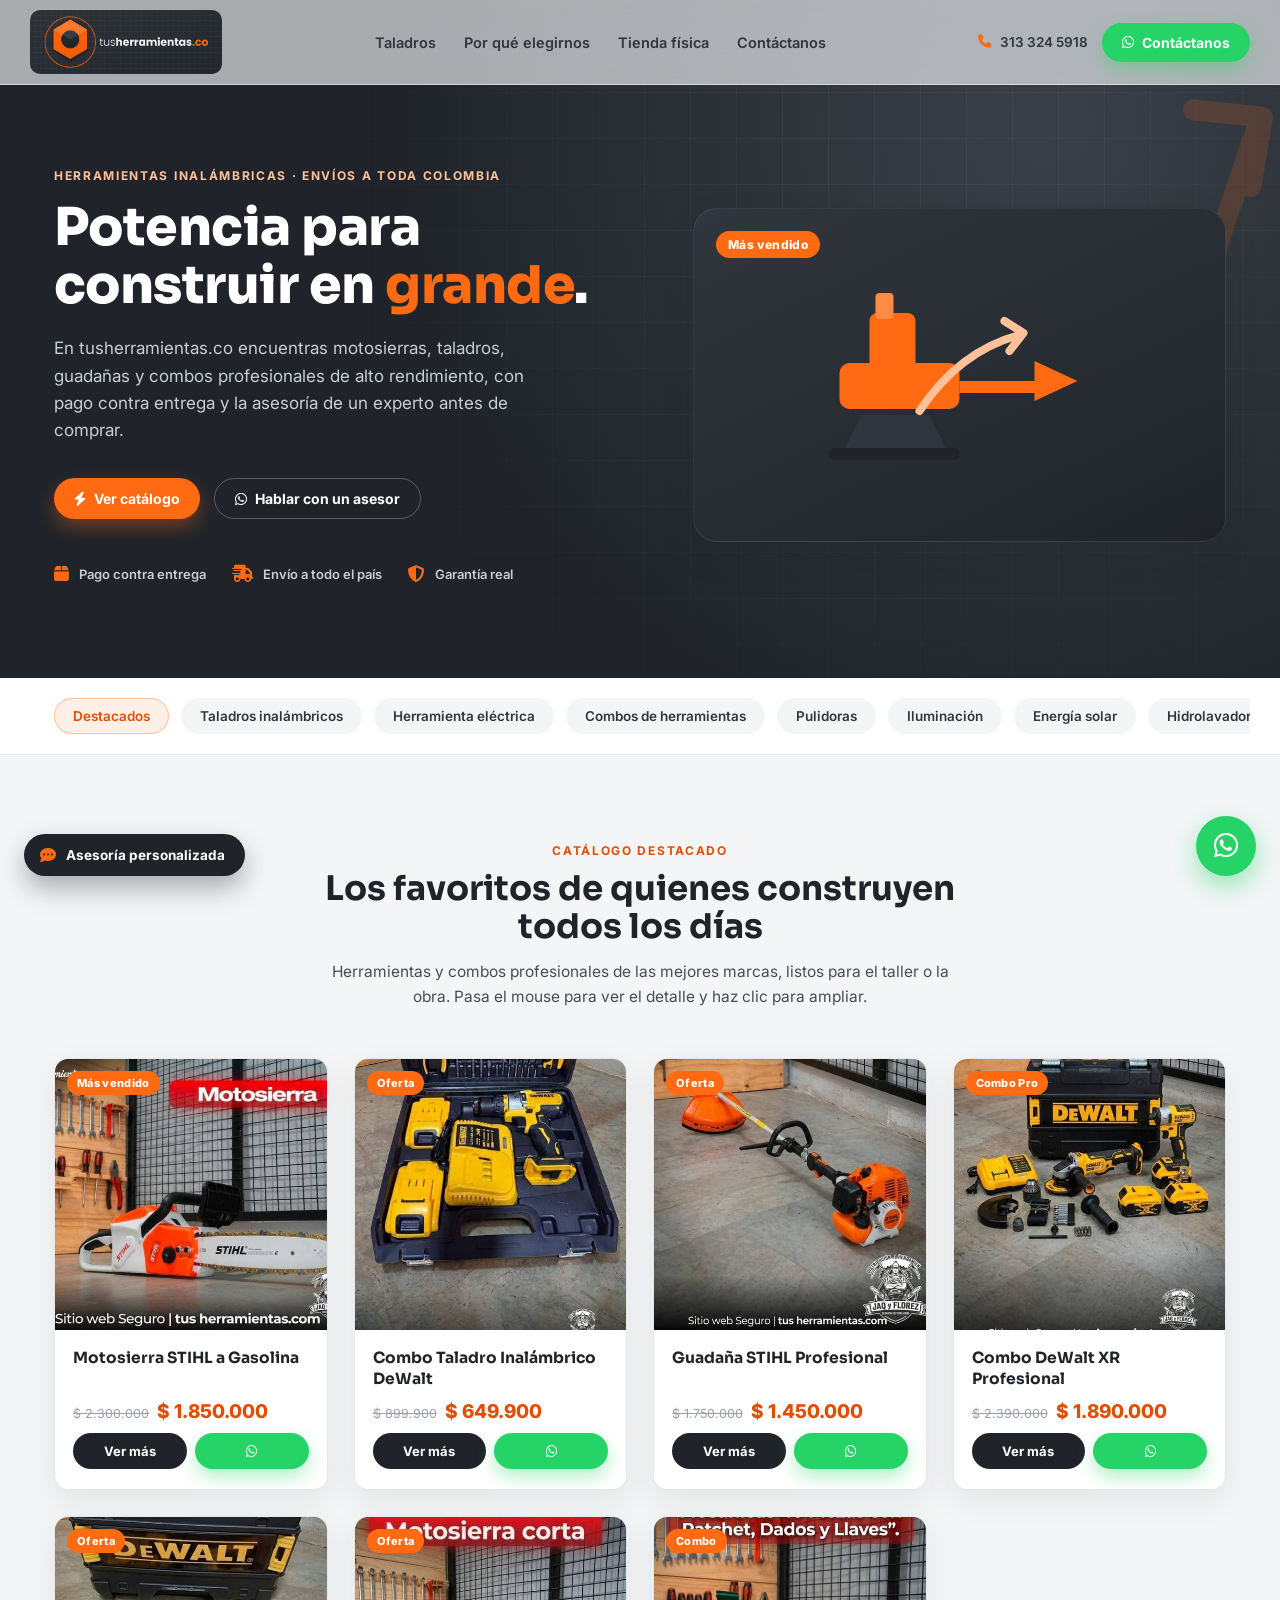
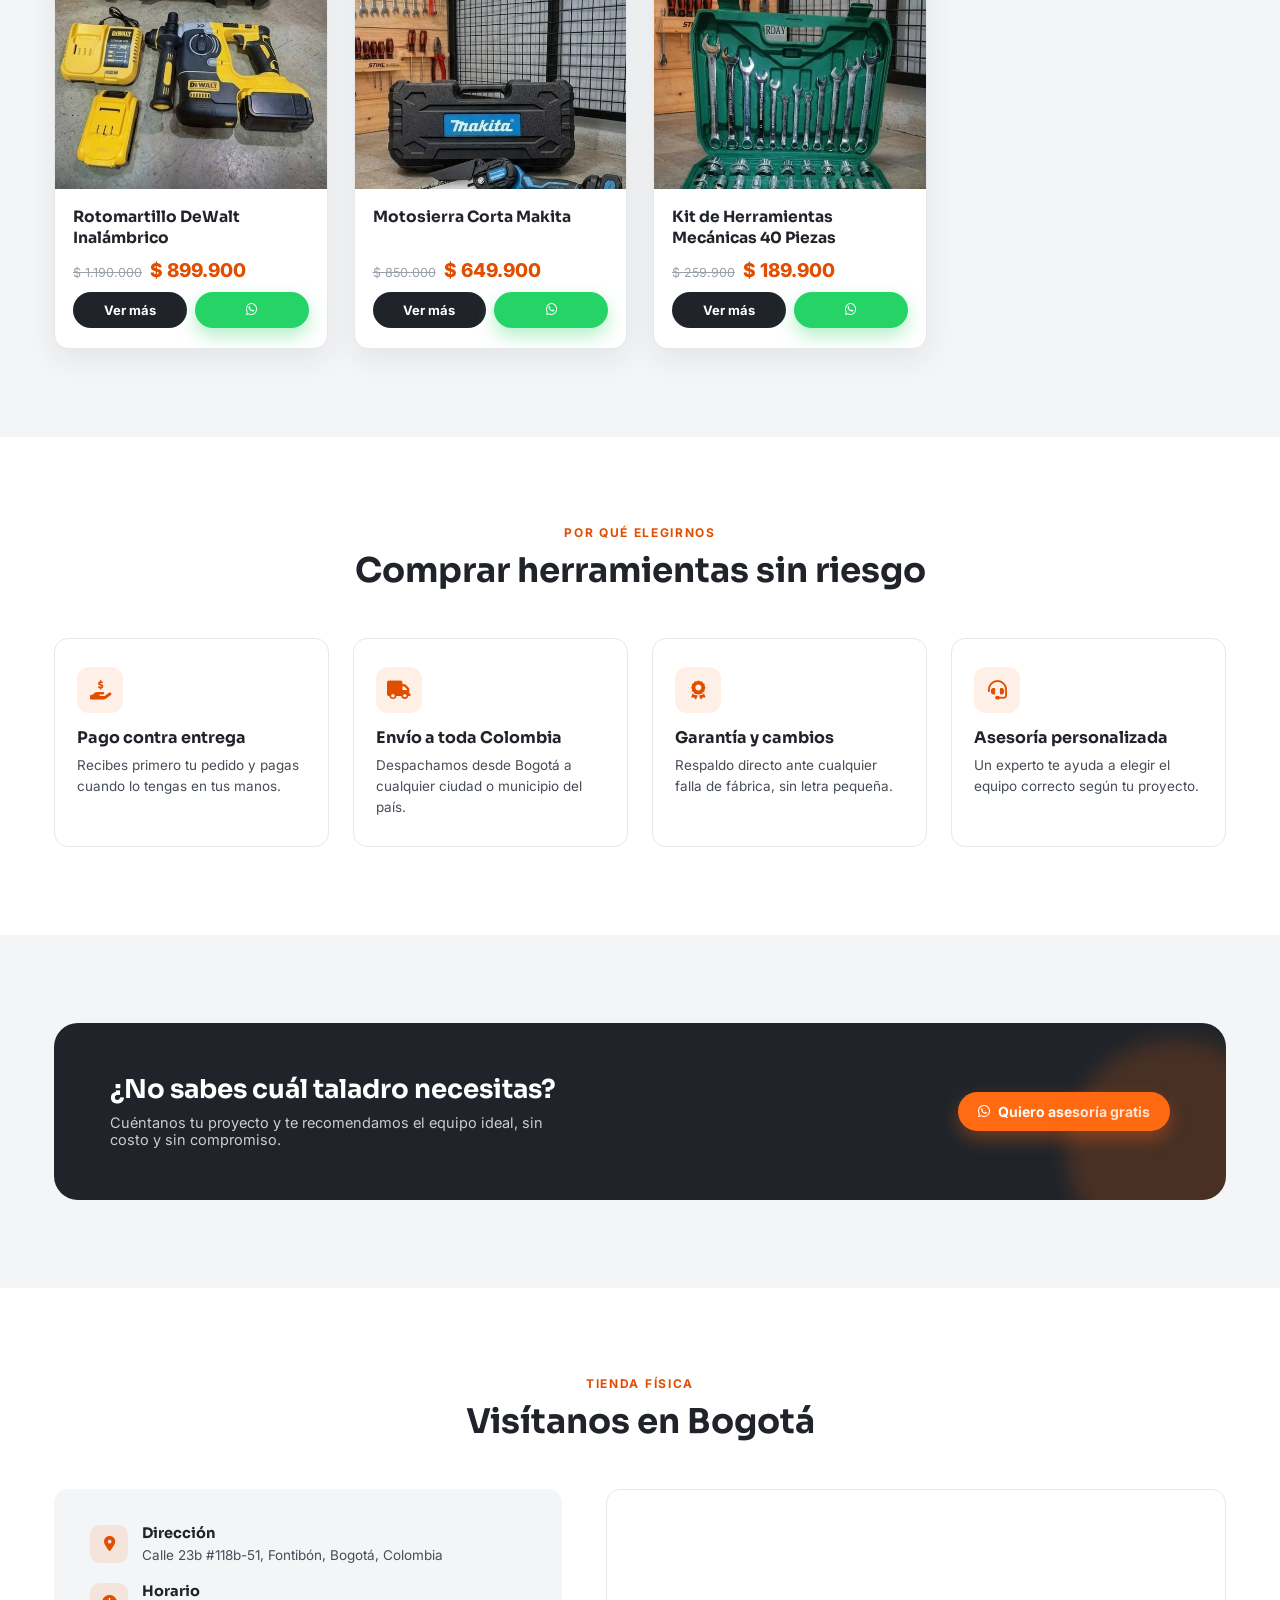
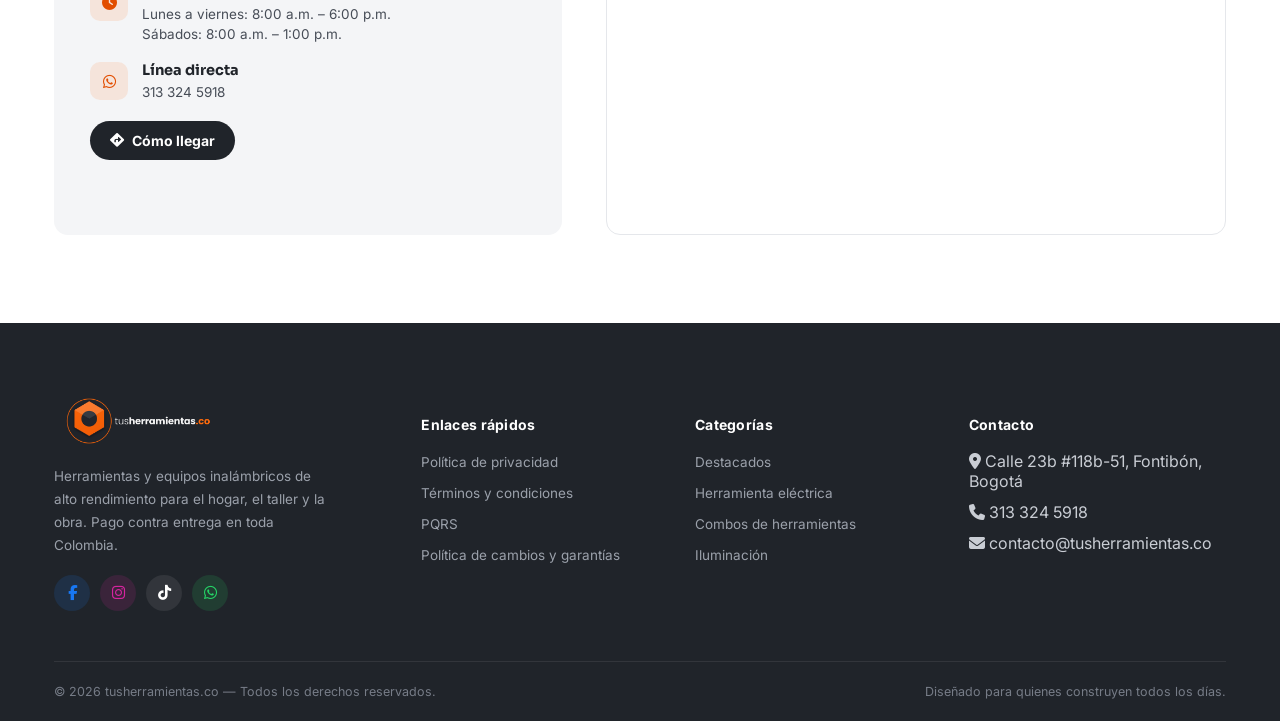
<file: index.html>
<!DOCTYPE html>
<html lang="es">
<head>
<meta charset="UTF-8">
<meta name="viewport" content="width=device-width, initial-scale=1.0">
<title>tusherramientas.co | Herramientas profesionales en Colombia</title>
<meta name="description" content="tusherramientas.co — Taladros y herramientas inalámbricas de alto rendimiento. Pago contra entrega, envío nacional y asesoría personalizada.">
<link rel="preconnect" href="https://fonts.googleapis.com">
<link rel="preconnect" href="https://fonts.gstatic.com" crossorigin>
<link href="https://fonts.googleapis.com/css2?family=Sora:wght@400;600;700;800&family=Inter:wght@400;500;600;700&display=swap" rel="stylesheet">
<link rel="stylesheet" href="https://cdnjs.cloudflare.com/ajax/libs/font-awesome/6.5.1/css/all.min.css">
<link rel="icon" href="favicon.ico" sizes="any">
<link rel="icon" type="image/png" sizes="512x512" href="favicon-512.png">
<link rel="icon" type="image/png" sizes="32x32" href="favicon-32.png">
<link rel="icon" type="image/png" sizes="192x192" href="favicon-192.png">
<link rel="apple-touch-icon" sizes="180x180" href="favicon-180-apple-touch.png">
<link rel="stylesheet" href="styles.css">
</head>
<body>

<!-- ================= HEADER ================= -->
<header class="site-header" id="siteHeader">
  <div class="wrap header-inner">
    <a href="#top" class="brand">
      <img src="logo.png" alt="tusherramientas.co">
    </a>
    <nav class="main-nav">
      <a href="#productos">Taladros</a>
      <a href="#por-que">Por qué elegirnos</a>
      <a href="#tienda">Tienda física</a>
      <a href="#contacto">Contáctanos</a>
    </nav>
    <div class="header-actions">
      <span class="header-phone"><i class="fa-solid fa-phone"></i> 313 324 5918</span>
      <a href="https://wa.me/573133245918?text=Hola%2C%20quiero%20asesor%C3%ADa%20sobre%20taladros%20inal%C3%A1mbricos" target="_blank" class="btn btn-whatsapp">
        <i class="fa-brands fa-whatsapp"></i> Contáctanos
      </a>
      <button class="hamburger" id="hamburgerBtn"><i class="fa-solid fa-bars"></i></button>
    </div>
  </div>
</header>

<div id="top"></div>

<!-- ================= HERO ================= -->
<section class="hero">
  <svg class="hero-arrow" viewBox="0 0 200 200" fill="none"><path d="M20 160 L100 90 L140 120 L180 40" stroke="#FF6A13" stroke-width="10" stroke-linecap="round" stroke-linejoin="round"/><path d="M150 30 L182 38 L172 70" stroke="#FF6A13" stroke-width="10" stroke-linecap="round" stroke-linejoin="round"/></svg>
  <div class="wrap hero-grid">
    <div>
      <div class="eyebrow hero-eyebrow">Herramientas inalámbricas · Envíos a toda Colombia</div>
      <h1>Potencia para construir en <span>grande</span>.</h1>
      <p class="lead">En tusherramientas.co encuentras motosierras, taladros, guadañas y combos profesionales de alto rendimiento, con pago contra entrega y la asesoría de un experto antes de comprar.</p>
      <div class="hero-ctas">
        <a href="#productos" class="btn btn-naranja"><i class="fa-solid fa-bolt"></i> Ver catálogo</a>
        <a href="https://wa.me/573133245918" target="_blank" class="btn btn-ghost" style="color:#fff; border-color:rgba(255,255,255,.25);"><i class="fa-brands fa-whatsapp"></i> Hablar con un asesor</a>
      </div>
      <div class="hero-badges">
        <div class="hero-badge"><i class="fa-solid fa-box"></i> Pago contra entrega</div>
        <div class="hero-badge"><i class="fa-solid fa-truck-fast"></i> Envío a todo el país</div>
        <div class="hero-badge"><i class="fa-solid fa-shield-halved"></i> Garantía real</div>
      </div>
    </div>
    <div class="hero-visual reveal">
      <span class="tag">Más vendido</span>
      <svg viewBox="0 0 300 260" width="100%" height="260">
        <g>
          <rect x="30" y="120" width="120" height="46" rx="10" fill="#FF6A13"/>
          <rect x="60" y="70" width="46" height="60" rx="8" fill="#FF6A13"/>
          <rect x="66" y="50" width="18" height="26" rx="4" fill="#FF8A42"/>
          <path d="M150 138 L235 138 L235 150 L150 150 Z" fill="#FF6A13"/>
          <path d="M225 118 L268 138 L225 158 Z" fill="#FF6A13"/>
          <path d="M52 172 L120 172 L136 205 L36 205 Z" fill="#31363E"/>
          <rect x="20" y="205" width="130" height="12" rx="5" fill="#20242A"/>
          <path d="M110 168 Q150 108 210 92" stroke="#FFC199" stroke-width="8" fill="none" stroke-linecap="round"/>
          <path d="M195 78 L214 90 L200 108" stroke="#FFC199" stroke-width="8" fill="none" stroke-linecap="round" stroke-linejoin="round"/>
        </g>
      </svg>
    </div>
  </div>
</section>

<!-- ================= CATEGORY STRIP ================= -->
<div class="cat-strip">
  <div class="wrap cat-scroll">
    <a href="#productos" class="cat-chip active">Destacados</a>
    <a href="#" class="cat-chip">Taladros inalámbricos</a>
    <a href="#" class="cat-chip">Herramienta eléctrica</a>
    <a href="#" class="cat-chip">Combos de herramientas</a>
    <a href="#" class="cat-chip">Pulidoras</a>
    <a href="#" class="cat-chip">Iluminación</a>
    <a href="#" class="cat-chip">Energía solar</a>
    <a href="#" class="cat-chip">Hidrolavadoras</a>
    <a href="#" class="cat-chip">Sopladores</a>
  </div>
</div>

<!-- ================= PRODUCTS ================= -->
<section id="productos">
  <div class="wrap">
    <div class="section-head reveal">
      <div class="eyebrow">Catálogo destacado</div>
      <h2>Los favoritos de quienes construyen todos los días</h2>
      <p>Herramientas y combos profesionales de las mejores marcas, listos para el taller o la obra. Pasa el mouse para ver el detalle y haz clic para ampliar.</p>
    </div>
    <div class="product-grid" id="productGrid"></div>
  </div>
</section>

<!-- ================= WHY US ================= -->
<section id="por-que" style="background:#fff;">
  <div class="wrap">
    <div class="section-head reveal">
      <div class="eyebrow">Por qué elegirnos</div>
      <h2>Comprar herramientas sin riesgo</h2>
    </div>
    <div class="why-grid">
      <div class="why-card reveal"><i class="fa-solid fa-hand-holding-dollar"></i><h4>Pago contra entrega</h4><p>Recibes primero tu pedido y pagas cuando lo tengas en tus manos.</p></div>
      <div class="why-card reveal"><i class="fa-solid fa-truck"></i><h4>Envío a toda Colombia</h4><p>Despachamos desde Bogotá a cualquier ciudad o municipio del país.</p></div>
      <div class="why-card reveal"><i class="fa-solid fa-award"></i><h4>Garantía y cambios</h4><p>Respaldo directo ante cualquier falla de fábrica, sin letra pequeña.</p></div>
      <div class="why-card reveal"><i class="fa-solid fa-headset"></i><h4>Asesoría personalizada</h4><p>Un experto te ayuda a elegir el equipo correcto según tu proyecto.</p></div>
    </div>
  </div>
</section>

<!-- ================= ADVICE BANNER ================= -->
<section>
  <div class="wrap">
    <div class="advice-banner reveal">
      <div>
        <h3>¿No sabes cuál taladro necesitas?</h3>
        <p>Cuéntanos tu proyecto y te recomendamos el equipo ideal, sin costo y sin compromiso.</p>
      </div>
      <a href="https://wa.me/573133245918?text=Hola%2C%20quiero%20asesor%C3%ADa%20personalizada%20para%20elegir%20mi%20taladro" target="_blank" class="btn btn-naranja"><i class="fa-brands fa-whatsapp"></i> Quiero asesoría gratis</a>
    </div>
  </div>
</section>

<!-- ================= STORE / MAP ================= -->
<section id="tienda" class="store-section">
  <div class="wrap">
    <div class="section-head reveal">
      <div class="eyebrow">Tienda física</div>
      <h2>Visítanos en Bogotá</h2>
    </div>
    <div class="store-grid">
      <div class="store-info reveal">
        <div class="row">
          <i class="fa-solid fa-location-dot"></i>
          <div><h4>Dirección</h4><p>Calle 23b #118b-51, Fontibón, Bogotá, Colombia</p></div>
        </div>
        <div class="row">
          <i class="fa-solid fa-clock"></i>
          <div><h4>Horario</h4><p>Lunes a viernes: 8:00 a.m. – 6:00 p.m.<br>Sábados: 8:00 a.m. – 1:00 p.m.</p></div>
        </div>
        <div class="row">
          <i class="fa-brands fa-whatsapp"></i>
          <div><h4>Línea directa</h4><p>313 324 5918</p></div>
        </div>
        <a href="https://www.google.com/maps/search/?api=1&query=Calle+23b+%23118b-51+Fontibon+Bogota+Colombia" target="_blank" class="btn btn-oscuro" style="align-self:flex-start;"><i class="fa-solid fa-diamond-turn-right"></i> Cómo llegar</a>
      </div>
      <div class="map-frame reveal">
        <iframe src="https://www.google.com/maps?q=Calle+23b+%23118b-51,+Fontib%C3%B3n,+Bogot%C3%A1,+Colombia&output=embed" loading="lazy" referrerpolicy="no-referrer-when-downgrade"></iframe>
      </div>
    </div>
  </div>
</section>

<!-- ================= FOOTER ================= -->
<footer id="contacto">
  <div class="wrap">
    <div class="footer-grid">
      <div class="footer-brand">
        <img src="Logo_tusherramientas_horizontal_transparente.png" alt="tusherramientas.co">
        <p>Herramientas y equipos inalámbricos de alto rendimiento para el hogar, el taller y la obra. Pago contra entrega en toda Colombia.</p>
        <div class="footer-social">
          <a href="https://www.facebook.com/profile.php?id=61594450554505" target="_blank" aria-label="Facebook" class="social-fb"><i class="fa-brands fa-facebook-f"></i></a>
          <a href="#" aria-label="Instagram" class="social-ig"><i class="fa-brands fa-instagram"></i></a>
          <a href="https://www.tiktok.com" target="_blank" aria-label="TikTok" class="social-tt"><i class="fa-brands fa-tiktok"></i></a>
          <a href="https://wa.me/573133245918" target="_blank" aria-label="WhatsApp" class="social-wa"><i class="fa-brands fa-whatsapp"></i></a>
        </div>
      </div>
      <div>
        <h5>Enlaces rápidos</h5>
        <ul>
          <li><a href="politica-de-privacidad.html">Política de privacidad</a></li>
          <li><a href="terminos-y-condiciones.html">Términos y condiciones</a></li>
          <li><a href="pqrs.html">PQRS</a></li>
          <li><a href="politica-de-cambios-y-garantias.html">Política de cambios y garantías</a></li>
        </ul>
      </div>
      <div>
        <h5>Categorías</h5>
        <ul>
          <li><a href="#productos">Destacados</a></li>
          <li><a href="#">Herramienta eléctrica</a></li>
          <li><a href="#">Combos de herramientas</a></li>
          <li><a href="#">Iluminación</a></li>
        </ul>
      </div>
      <div>
        <h5>Contacto</h5>
        <ul>
          <li><i class="fa-solid fa-location-dot"></i> Calle 23b #118b-51, Fontibón, Bogotá</li>
          <li><i class="fa-solid fa-phone"></i> 313 324 5918</li>
          <li><i class="fa-solid fa-envelope"></i> contacto@tusherramientas.co</li>
        </ul>
      </div>
    </div>
    <div class="footer-bottom">
      <span>© 2026 tusherramientas.co — Todos los derechos reservados.</span>
      <span>Diseñado para quienes construyen todos los días.</span>
    </div>
  </div>
</footer>

<!-- ================= FLOATING BUTTONS ================= -->
<a href="https://wa.me/573133245918?text=Hola%2C%20quiero%20informaci%C3%B3n%20sobre%20sus%20herramientas" target="_blank" class="float-whatsapp" aria-label="Escríbenos por WhatsApp">
  <i class="fa-brands fa-whatsapp"></i>
</a>
<a href="https://wa.me/573133245918?text=Hola%2C%20quiero%20asesor%C3%ADa%20personalizada" target="_blank" class="float-advice">
  <i class="fa-solid fa-comment-dots"></i> Asesoría personalizada
</a>

<!-- ================= MODAL ================= -->
<div class="modal-overlay" id="modalOverlay">
  <div class="modal-box">
    <button class="modal-close" id="modalClose"><i class="fa-solid fa-xmark"></i></button>
    <div class="modal-media" id="modalMedia"></div>
    <div class="modal-info" id="modalInfo"></div>
  </div>
</div>

<script src="script.js"></script>
</body>
</html>
</file>
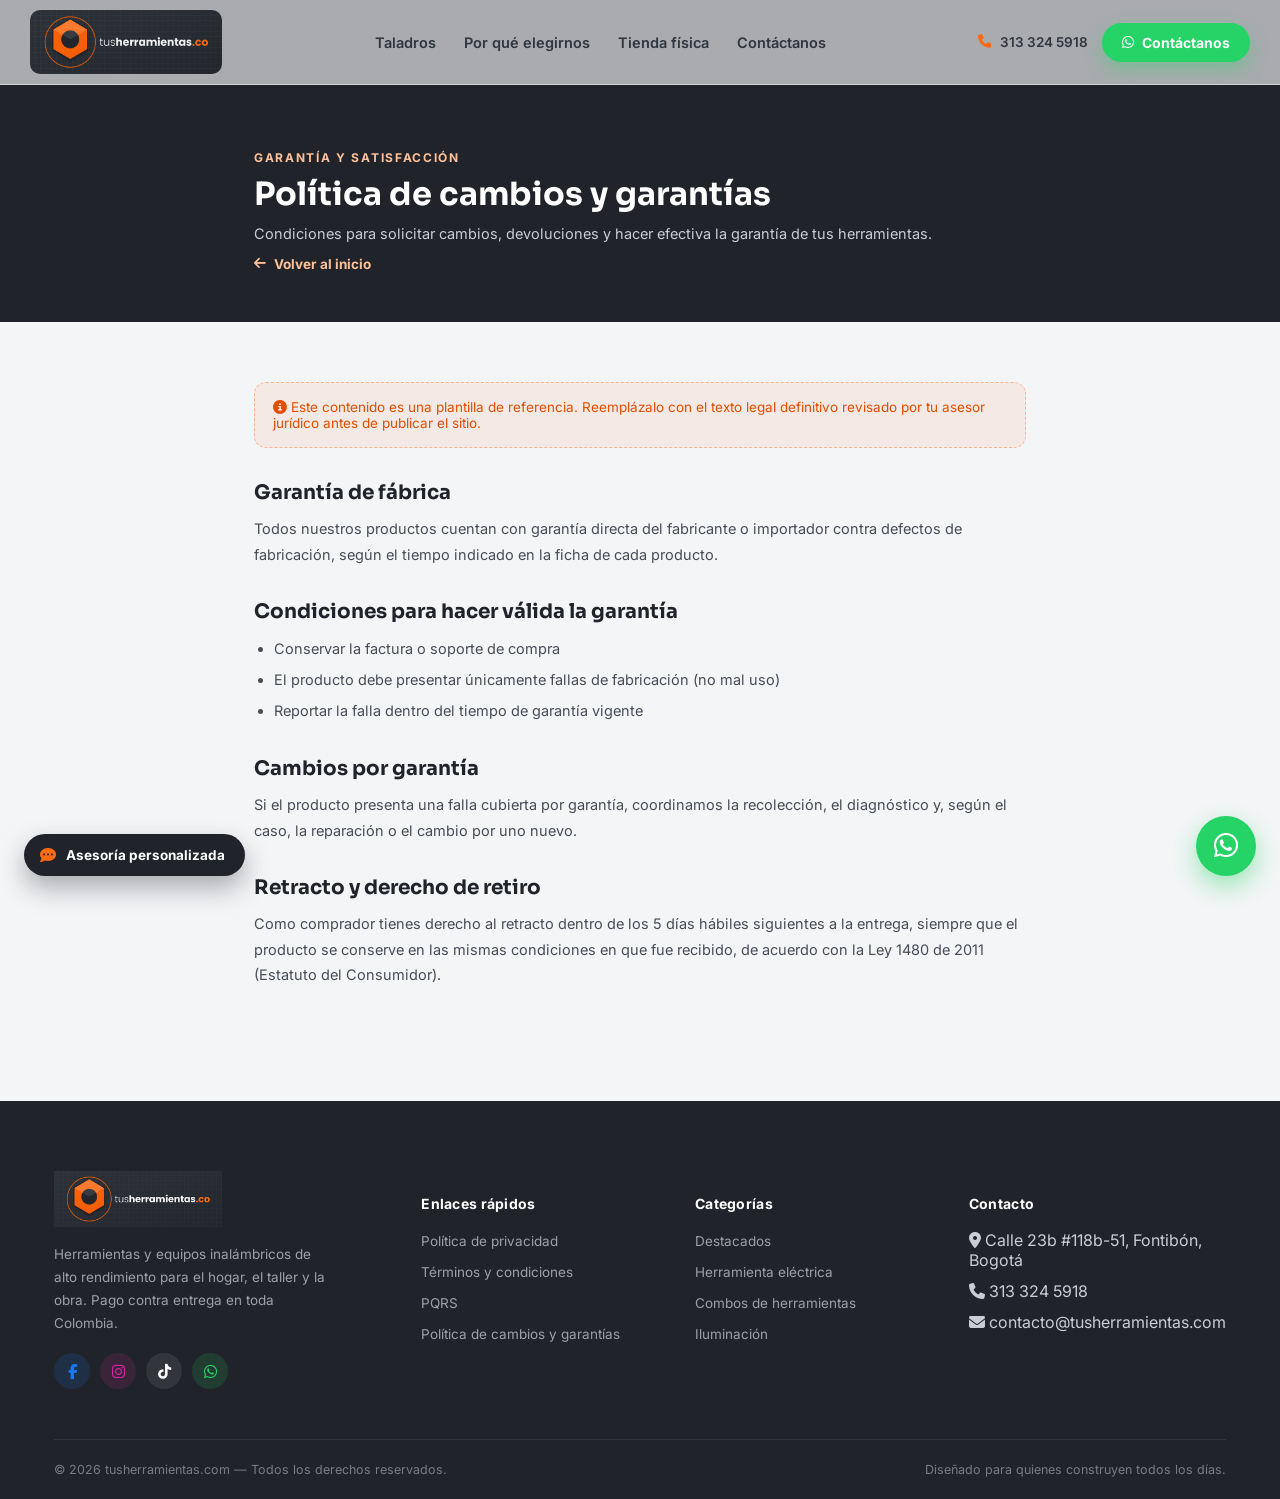
<file: politica-de-cambios-y-garantias.html>
<!DOCTYPE html>
<html lang="es">
<head>
<meta charset="UTF-8">
<meta name="viewport" content="width=device-width, initial-scale=1.0">
<title>Política de cambios y garantías | tusherramientas.com</title>
<meta name="description" content="Política de cambios y garantías de tusherramientas.com.">
<link rel="preconnect" href="https://fonts.googleapis.com">
<link rel="preconnect" href="https://fonts.gstatic.com" crossorigin>
<link href="https://fonts.googleapis.com/css2?family=Sora:wght@400;600;700;800&family=Inter:wght@400;500;600;700&display=swap" rel="stylesheet">
<link rel="stylesheet" href="https://cdnjs.cloudflare.com/ajax/libs/font-awesome/6.5.1/css/all.min.css">
<link rel="icon" type="image/png" href="favicon.png">
<link rel="stylesheet" href="styles.css">
</head>
<body>

<header class="site-header" id="siteHeader">
  <div class="wrap header-inner">
    <a href="index.html" class="brand">
      <img src="logo.png" alt="tusherramientas.com">
    </a>
    <nav class="main-nav">
      <a href="index.html#productos">Taladros</a>
      <a href="index.html#por-que">Por qué elegirnos</a>
      <a href="index.html#tienda">Tienda física</a>
      <a href="index.html#contacto">Contáctanos</a>
    </nav>
    <div class="header-actions">
      <span class="header-phone"><i class="fa-solid fa-phone"></i> 313 324 5918</span>
      <a href="https://wa.me/573133245918?text=Hola%2C%20quiero%20asesor%C3%ADa%20sobre%20taladros%20inal%C3%A1mbricos" target="_blank" class="btn btn-whatsapp">
        <i class="fa-brands fa-whatsapp"></i> Contáctanos
      </a>
      <button class="hamburger" id="hamburgerBtn"><i class="fa-solid fa-bars"></i></button>
    </div>
  </div>
</header>

<div id="top"></div>

<section class="legal-hero">
  <div class="wrap">
    <div class="eyebrow">Garantía y satisfacción</div>
    <h1>Política de cambios y garantías</h1>
    <p>Condiciones para solicitar cambios, devoluciones y hacer efectiva la garantía de tus herramientas.</p>
    <a href="index.html" class="back-home"><i class="fa-solid fa-arrow-left"></i> Volver al inicio</a>
  </div>
</section>

<div class="legal-body">
  <div class="legal-note">
    <i class="fa-solid fa-circle-info"></i>
    Este contenido es una plantilla de referencia. Reemplázalo con el texto legal definitivo revisado por tu asesor jurídico antes de publicar el sitio.
  </div>
      <h2>Garantía de fábrica</h2>
      <p>Todos nuestros productos cuentan con garantía directa del fabricante o importador contra defectos de fabricación, según el tiempo indicado en la ficha de cada producto.</p>
      <h2>Condiciones para hacer válida la garantía</h2>
      <ul>
        <li>Conservar la factura o soporte de compra</li>
        <li>El producto debe presentar únicamente fallas de fabricación (no mal uso)</li>
        <li>Reportar la falla dentro del tiempo de garantía vigente</li>
      </ul>
      <h2>Cambios por garantía</h2>
      <p>Si el producto presenta una falla cubierta por garantía, coordinamos la recolección, el diagnóstico y, según el caso, la reparación o el cambio por uno nuevo.</p>
      <h2>Retracto y derecho de retiro</h2>
      <p>Como comprador tienes derecho al retracto dentro de los 5 días hábiles siguientes a la entrega, siempre que el producto se conserve en las mismas condiciones en que fue recibido, de acuerdo con la Ley 1480 de 2011 (Estatuto del Consumidor).</p>
</div>

<footer id="contacto">
  <div class="wrap">
    <div class="footer-grid">
      <div class="footer-brand">
        <img src="logo.png" alt="tusherramientas.com">
        <p>Herramientas y equipos inalámbricos de alto rendimiento para el hogar, el taller y la obra. Pago contra entrega en toda Colombia.</p>
        <div class="footer-social">
          <a href="#" aria-label="Facebook" class="social-fb"><i class="fa-brands fa-facebook-f"></i></a>
          <a href="#" aria-label="Instagram" class="social-ig"><i class="fa-brands fa-instagram"></i></a>
          <a href="https://www.tiktok.com" target="_blank" aria-label="TikTok" class="social-tt"><i class="fa-brands fa-tiktok"></i></a>
          <a href="https://wa.me/573133245918" target="_blank" aria-label="WhatsApp" class="social-wa"><i class="fa-brands fa-whatsapp"></i></a>
        </div>
      </div>
      <div>
        <h5>Enlaces rápidos</h5>
        <ul>
          <li><a href="politica-de-privacidad.html">Política de privacidad</a></li>
          <li><a href="terminos-y-condiciones.html">Términos y condiciones</a></li>
          <li><a href="pqrs.html">PQRS</a></li>
          <li><a href="politica-de-cambios-y-garantias.html">Política de cambios y garantías</a></li>
        </ul>
      </div>
      <div>
        <h5>Categorías</h5>
        <ul>
          <li><a href="index.html#productos">Destacados</a></li>
          <li><a href="#">Herramienta eléctrica</a></li>
          <li><a href="#">Combos de herramientas</a></li>
          <li><a href="#">Iluminación</a></li>
        </ul>
      </div>
      <div>
        <h5>Contacto</h5>
        <ul>
          <li><i class="fa-solid fa-location-dot"></i> Calle 23b #118b-51, Fontibón, Bogotá</li>
          <li><i class="fa-solid fa-phone"></i> 313 324 5918</li>
          <li><i class="fa-solid fa-envelope"></i> contacto@tusherramientas.com</li>
        </ul>
      </div>
    </div>
    <div class="footer-bottom">
      <span>© 2026 tusherramientas.com — Todos los derechos reservados.</span>
      <span>Diseñado para quienes construyen todos los días.</span>
    </div>
  </div>
</footer>

<a href="https://wa.me/573133245918?text=Hola%2C%20quiero%20informaci%C3%B3n%20sobre%20sus%20herramientas" target="_blank" class="float-whatsapp" aria-label="Escríbenos por WhatsApp">
  <i class="fa-brands fa-whatsapp"></i>
</a>
<a href="https://wa.me/573133245918?text=Hola%2C%20quiero%20asesor%C3%ADa%20personalizada" target="_blank" class="float-advice">
  <i class="fa-solid fa-comment-dots"></i> Asesoría personalizada
</a>

<script src="script.js"></script>
</body>
</html>
</file>
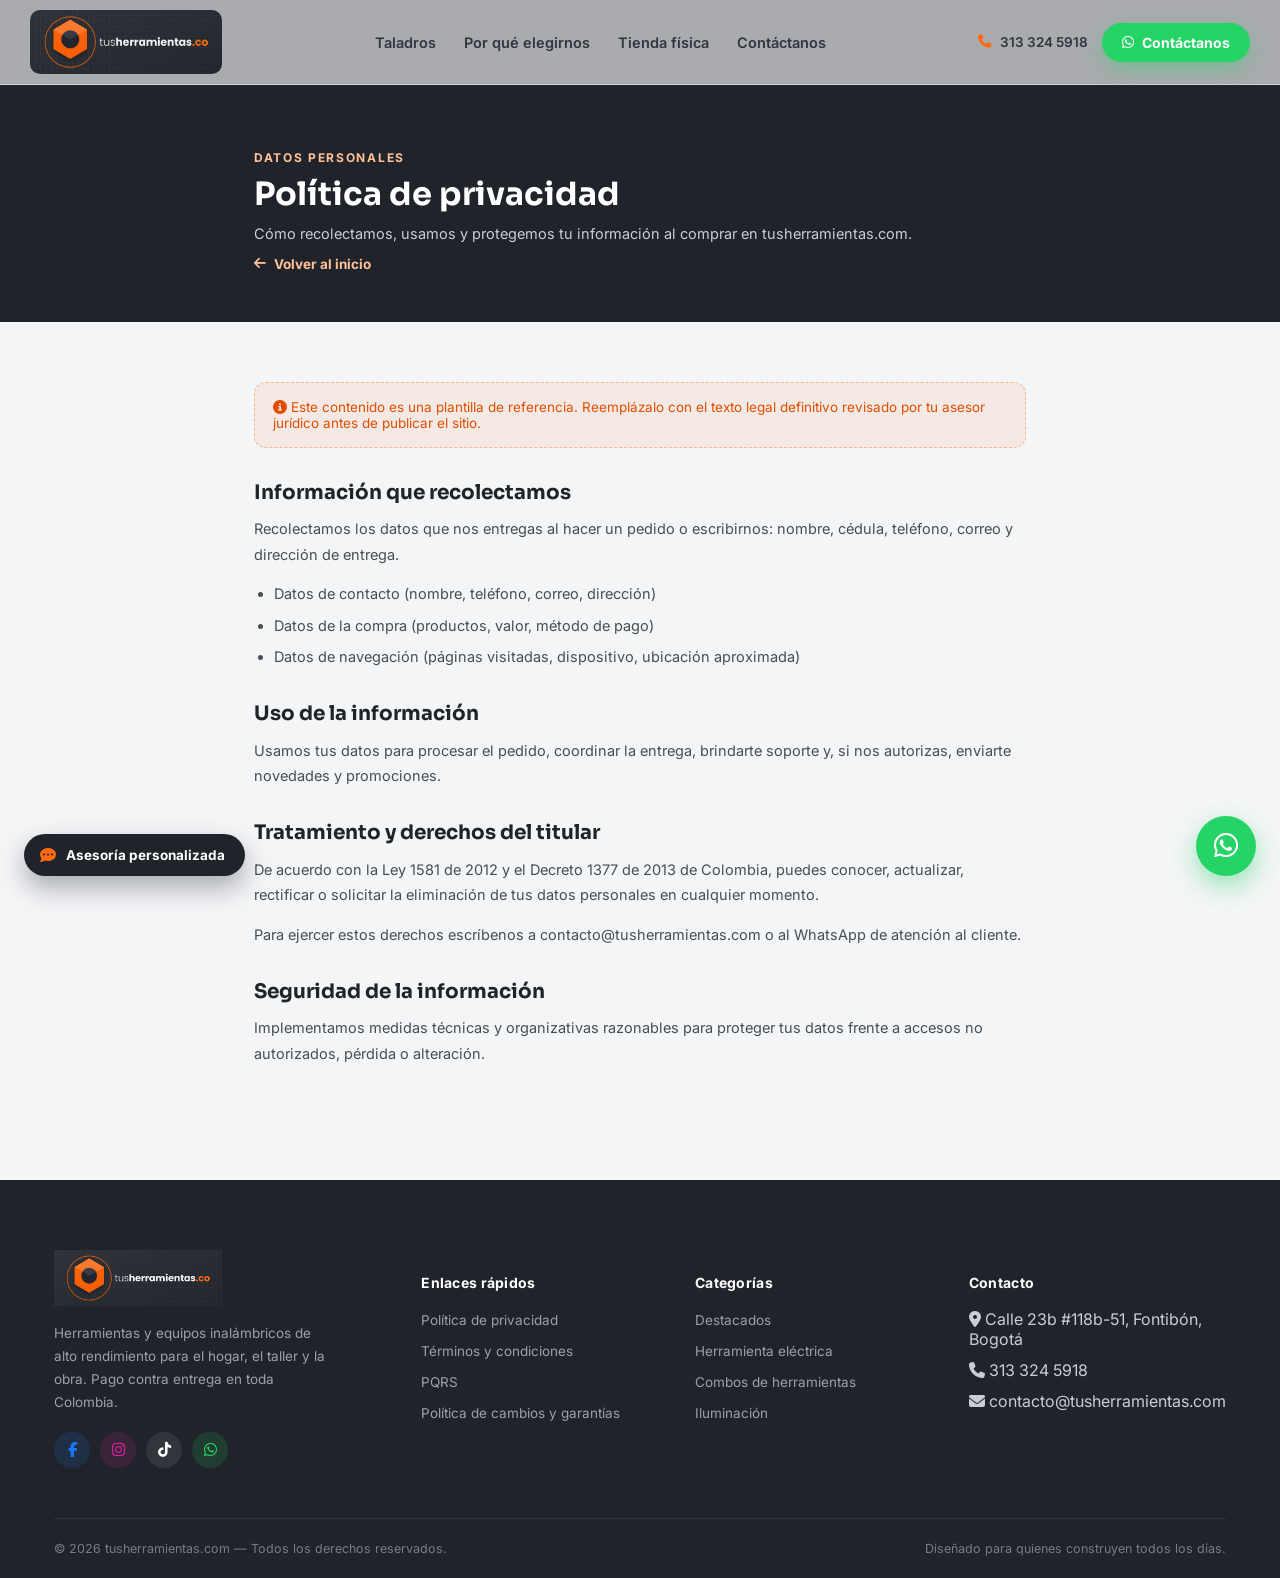
<file: politica-de-privacidad.html>
<!DOCTYPE html>
<html lang="es">
<head>
<meta charset="UTF-8">
<meta name="viewport" content="width=device-width, initial-scale=1.0">
<title>Política de privacidad | tusherramientas.com</title>
<meta name="description" content="Política de privacidad de tusherramientas.com.">
<link rel="preconnect" href="https://fonts.googleapis.com">
<link rel="preconnect" href="https://fonts.gstatic.com" crossorigin>
<link href="https://fonts.googleapis.com/css2?family=Sora:wght@400;600;700;800&family=Inter:wght@400;500;600;700&display=swap" rel="stylesheet">
<link rel="stylesheet" href="https://cdnjs.cloudflare.com/ajax/libs/font-awesome/6.5.1/css/all.min.css">
<link rel="icon" type="image/png" href="favicon.png">
<link rel="stylesheet" href="styles.css">
</head>
<body>

<header class="site-header" id="siteHeader">
  <div class="wrap header-inner">
    <a href="index.html" class="brand">
      <img src="logo.png" alt="tusherramientas.com">
    </a>
    <nav class="main-nav">
      <a href="index.html#productos">Taladros</a>
      <a href="index.html#por-que">Por qué elegirnos</a>
      <a href="index.html#tienda">Tienda física</a>
      <a href="index.html#contacto">Contáctanos</a>
    </nav>
    <div class="header-actions">
      <span class="header-phone"><i class="fa-solid fa-phone"></i> 313 324 5918</span>
      <a href="https://wa.me/573133245918?text=Hola%2C%20quiero%20asesor%C3%ADa%20sobre%20taladros%20inal%C3%A1mbricos" target="_blank" class="btn btn-whatsapp">
        <i class="fa-brands fa-whatsapp"></i> Contáctanos
      </a>
      <button class="hamburger" id="hamburgerBtn"><i class="fa-solid fa-bars"></i></button>
    </div>
  </div>
</header>

<div id="top"></div>

<section class="legal-hero">
  <div class="wrap">
    <div class="eyebrow">Datos personales</div>
    <h1>Política de privacidad</h1>
    <p>Cómo recolectamos, usamos y protegemos tu información al comprar en tusherramientas.com.</p>
    <a href="index.html" class="back-home"><i class="fa-solid fa-arrow-left"></i> Volver al inicio</a>
  </div>
</section>

<div class="legal-body">
  <div class="legal-note">
    <i class="fa-solid fa-circle-info"></i>
    Este contenido es una plantilla de referencia. Reemplázalo con el texto legal definitivo revisado por tu asesor jurídico antes de publicar el sitio.
  </div>
      <h2>Información que recolectamos</h2>
      <p>Recolectamos los datos que nos entregas al hacer un pedido o escribirnos: nombre, cédula, teléfono, correo y dirección de entrega.</p>
      <ul>
        <li>Datos de contacto (nombre, teléfono, correo, dirección)</li>
        <li>Datos de la compra (productos, valor, método de pago)</li>
        <li>Datos de navegación (páginas visitadas, dispositivo, ubicación aproximada)</li>
      </ul>
      <h2>Uso de la información</h2>
      <p>Usamos tus datos para procesar el pedido, coordinar la entrega, brindarte soporte y, si nos autorizas, enviarte novedades y promociones.</p>
      <h2>Tratamiento y derechos del titular</h2>
      <p>De acuerdo con la Ley 1581 de 2012 y el Decreto 1377 de 2013 de Colombia, puedes conocer, actualizar, rectificar o solicitar la eliminación de tus datos personales en cualquier momento.</p>
      <p>Para ejercer estos derechos escríbenos a contacto@tusherramientas.com o al WhatsApp de atención al cliente.</p>
      <h2>Seguridad de la información</h2>
      <p>Implementamos medidas técnicas y organizativas razonables para proteger tus datos frente a accesos no autorizados, pérdida o alteración.</p>
</div>

<footer id="contacto">
  <div class="wrap">
    <div class="footer-grid">
      <div class="footer-brand">
        <img src="logo.png" alt="tusherramientas.com">
        <p>Herramientas y equipos inalámbricos de alto rendimiento para el hogar, el taller y la obra. Pago contra entrega en toda Colombia.</p>
        <div class="footer-social">
          <a href="#" aria-label="Facebook" class="social-fb"><i class="fa-brands fa-facebook-f"></i></a>
          <a href="#" aria-label="Instagram" class="social-ig"><i class="fa-brands fa-instagram"></i></a>
          <a href="https://www.tiktok.com" target="_blank" aria-label="TikTok" class="social-tt"><i class="fa-brands fa-tiktok"></i></a>
          <a href="https://wa.me/573133245918" target="_blank" aria-label="WhatsApp" class="social-wa"><i class="fa-brands fa-whatsapp"></i></a>
        </div>
      </div>
      <div>
        <h5>Enlaces rápidos</h5>
        <ul>
          <li><a href="politica-de-privacidad.html">Política de privacidad</a></li>
          <li><a href="terminos-y-condiciones.html">Términos y condiciones</a></li>
          <li><a href="pqrs.html">PQRS</a></li>
          <li><a href="politica-de-cambios-y-garantias.html">Política de cambios y garantías</a></li>
        </ul>
      </div>
      <div>
        <h5>Categorías</h5>
        <ul>
          <li><a href="index.html#productos">Destacados</a></li>
          <li><a href="#">Herramienta eléctrica</a></li>
          <li><a href="#">Combos de herramientas</a></li>
          <li><a href="#">Iluminación</a></li>
        </ul>
      </div>
      <div>
        <h5>Contacto</h5>
        <ul>
          <li><i class="fa-solid fa-location-dot"></i> Calle 23b #118b-51, Fontibón, Bogotá</li>
          <li><i class="fa-solid fa-phone"></i> 313 324 5918</li>
          <li><i class="fa-solid fa-envelope"></i> contacto@tusherramientas.com</li>
        </ul>
      </div>
    </div>
    <div class="footer-bottom">
      <span>© 2026 tusherramientas.com — Todos los derechos reservados.</span>
      <span>Diseñado para quienes construyen todos los días.</span>
    </div>
  </div>
</footer>

<a href="https://wa.me/573133245918?text=Hola%2C%20quiero%20informaci%C3%B3n%20sobre%20sus%20herramientas" target="_blank" class="float-whatsapp" aria-label="Escríbenos por WhatsApp">
  <i class="fa-brands fa-whatsapp"></i>
</a>
<a href="https://wa.me/573133245918?text=Hola%2C%20quiero%20asesor%C3%ADa%20personalizada" target="_blank" class="float-advice">
  <i class="fa-solid fa-comment-dots"></i> Asesoría personalizada
</a>

<script src="script.js"></script>
</body>
</html>
</file>
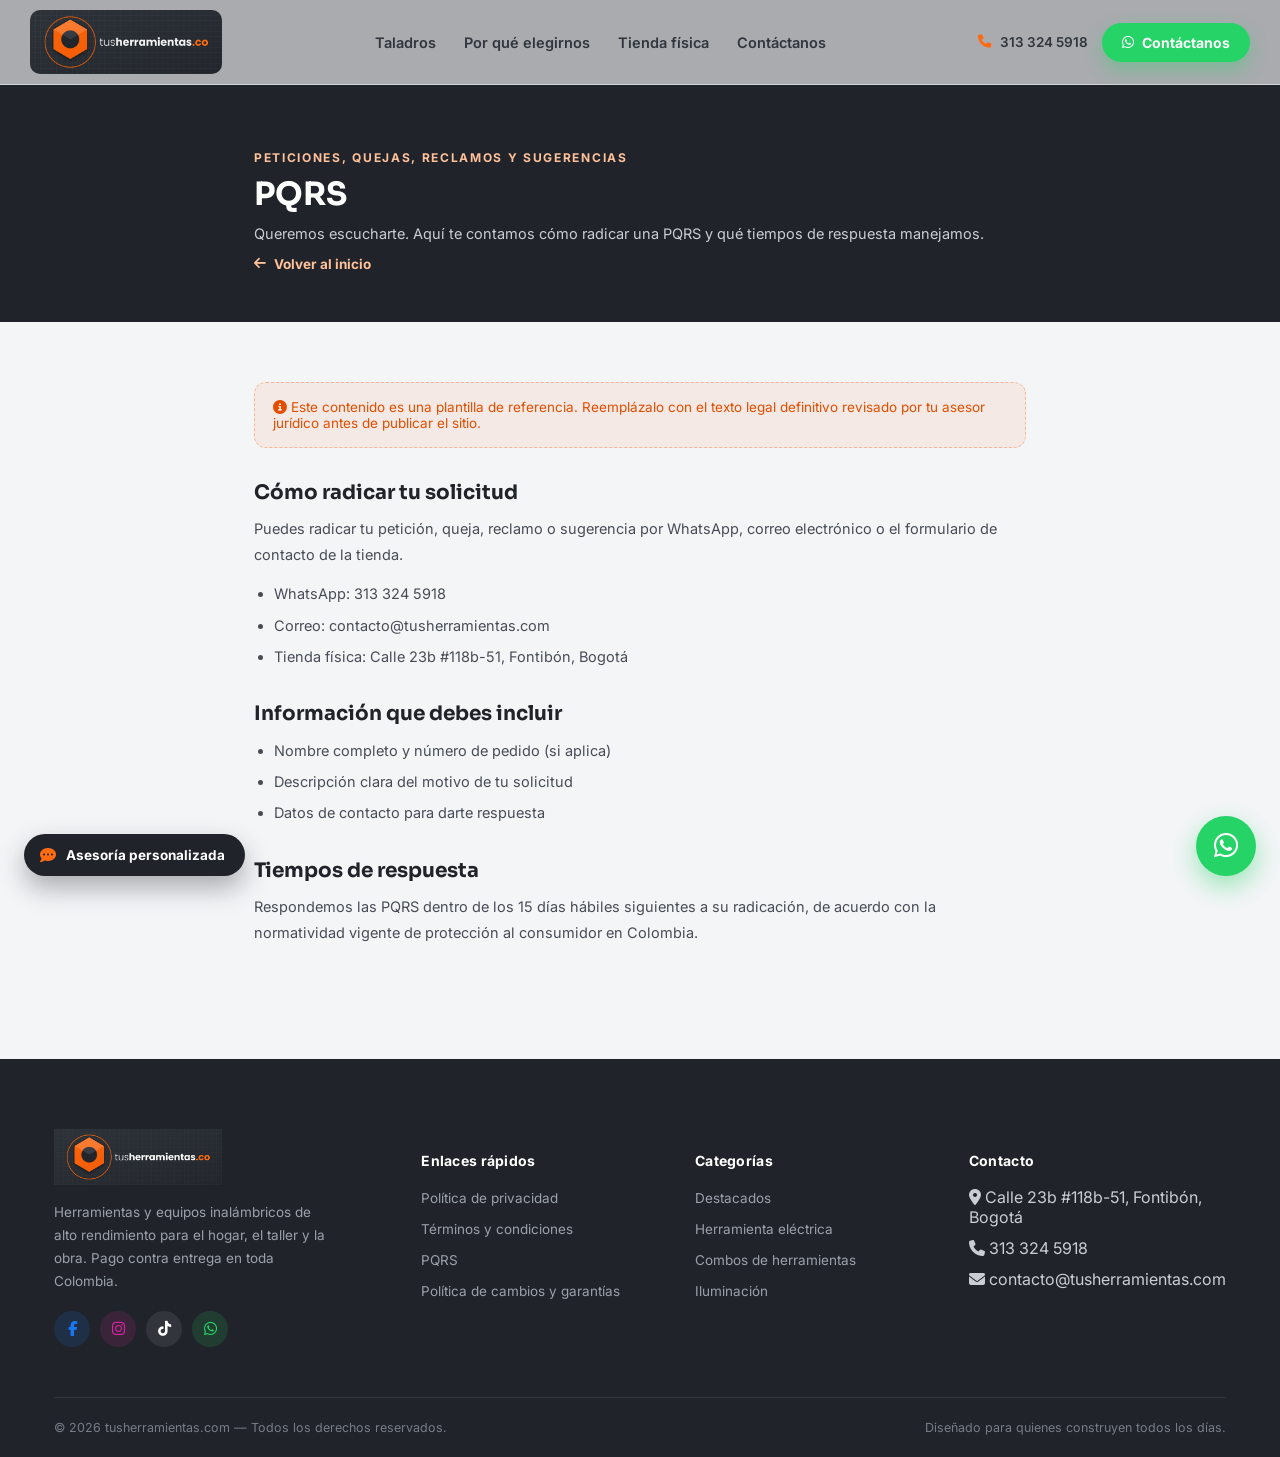
<file: pqrs.html>
<!DOCTYPE html>
<html lang="es">
<head>
<meta charset="UTF-8">
<meta name="viewport" content="width=device-width, initial-scale=1.0">
<title>PQRS | tusherramientas.com</title>
<meta name="description" content="PQRS de tusherramientas.com.">
<link rel="preconnect" href="https://fonts.googleapis.com">
<link rel="preconnect" href="https://fonts.gstatic.com" crossorigin>
<link href="https://fonts.googleapis.com/css2?family=Sora:wght@400;600;700;800&family=Inter:wght@400;500;600;700&display=swap" rel="stylesheet">
<link rel="stylesheet" href="https://cdnjs.cloudflare.com/ajax/libs/font-awesome/6.5.1/css/all.min.css">
<link rel="icon" type="image/png" href="favicon.png">
<link rel="stylesheet" href="styles.css">
</head>
<body>

<header class="site-header" id="siteHeader">
  <div class="wrap header-inner">
    <a href="index.html" class="brand">
      <img src="logo.png" alt="tusherramientas.com">
    </a>
    <nav class="main-nav">
      <a href="index.html#productos">Taladros</a>
      <a href="index.html#por-que">Por qué elegirnos</a>
      <a href="index.html#tienda">Tienda física</a>
      <a href="index.html#contacto">Contáctanos</a>
    </nav>
    <div class="header-actions">
      <span class="header-phone"><i class="fa-solid fa-phone"></i> 313 324 5918</span>
      <a href="https://wa.me/573133245918?text=Hola%2C%20quiero%20asesor%C3%ADa%20sobre%20taladros%20inal%C3%A1mbricos" target="_blank" class="btn btn-whatsapp">
        <i class="fa-brands fa-whatsapp"></i> Contáctanos
      </a>
      <button class="hamburger" id="hamburgerBtn"><i class="fa-solid fa-bars"></i></button>
    </div>
  </div>
</header>

<div id="top"></div>

<section class="legal-hero">
  <div class="wrap">
    <div class="eyebrow">Peticiones, quejas, reclamos y sugerencias</div>
    <h1>PQRS</h1>
    <p>Queremos escucharte. Aquí te contamos cómo radicar una PQRS y qué tiempos de respuesta manejamos.</p>
    <a href="index.html" class="back-home"><i class="fa-solid fa-arrow-left"></i> Volver al inicio</a>
  </div>
</section>

<div class="legal-body">
  <div class="legal-note">
    <i class="fa-solid fa-circle-info"></i>
    Este contenido es una plantilla de referencia. Reemplázalo con el texto legal definitivo revisado por tu asesor jurídico antes de publicar el sitio.
  </div>
      <h2>Cómo radicar tu solicitud</h2>
      <p>Puedes radicar tu petición, queja, reclamo o sugerencia por WhatsApp, correo electrónico o el formulario de contacto de la tienda.</p>
      <ul>
        <li>WhatsApp: 313 324 5918</li>
        <li>Correo: contacto@tusherramientas.com</li>
        <li>Tienda física: Calle 23b #118b-51, Fontibón, Bogotá</li>
      </ul>
      <h2>Información que debes incluir</h2>
      <ul>
        <li>Nombre completo y número de pedido (si aplica)</li>
        <li>Descripción clara del motivo de tu solicitud</li>
        <li>Datos de contacto para darte respuesta</li>
      </ul>
      <h2>Tiempos de respuesta</h2>
      <p>Respondemos las PQRS dentro de los 15 días hábiles siguientes a su radicación, de acuerdo con la normatividad vigente de protección al consumidor en Colombia.</p>
</div>

<footer id="contacto">
  <div class="wrap">
    <div class="footer-grid">
      <div class="footer-brand">
        <img src="logo.png" alt="tusherramientas.com">
        <p>Herramientas y equipos inalámbricos de alto rendimiento para el hogar, el taller y la obra. Pago contra entrega en toda Colombia.</p>
        <div class="footer-social">
          <a href="#" aria-label="Facebook" class="social-fb"><i class="fa-brands fa-facebook-f"></i></a>
          <a href="#" aria-label="Instagram" class="social-ig"><i class="fa-brands fa-instagram"></i></a>
          <a href="https://www.tiktok.com" target="_blank" aria-label="TikTok" class="social-tt"><i class="fa-brands fa-tiktok"></i></a>
          <a href="https://wa.me/573133245918" target="_blank" aria-label="WhatsApp" class="social-wa"><i class="fa-brands fa-whatsapp"></i></a>
        </div>
      </div>
      <div>
        <h5>Enlaces rápidos</h5>
        <ul>
          <li><a href="politica-de-privacidad.html">Política de privacidad</a></li>
          <li><a href="terminos-y-condiciones.html">Términos y condiciones</a></li>
          <li><a href="pqrs.html">PQRS</a></li>
          <li><a href="politica-de-cambios-y-garantias.html">Política de cambios y garantías</a></li>
        </ul>
      </div>
      <div>
        <h5>Categorías</h5>
        <ul>
          <li><a href="index.html#productos">Destacados</a></li>
          <li><a href="#">Herramienta eléctrica</a></li>
          <li><a href="#">Combos de herramientas</a></li>
          <li><a href="#">Iluminación</a></li>
        </ul>
      </div>
      <div>
        <h5>Contacto</h5>
        <ul>
          <li><i class="fa-solid fa-location-dot"></i> Calle 23b #118b-51, Fontibón, Bogotá</li>
          <li><i class="fa-solid fa-phone"></i> 313 324 5918</li>
          <li><i class="fa-solid fa-envelope"></i> contacto@tusherramientas.com</li>
        </ul>
      </div>
    </div>
    <div class="footer-bottom">
      <span>© 2026 tusherramientas.com — Todos los derechos reservados.</span>
      <span>Diseñado para quienes construyen todos los días.</span>
    </div>
  </div>
</footer>

<a href="https://wa.me/573133245918?text=Hola%2C%20quiero%20informaci%C3%B3n%20sobre%20sus%20herramientas" target="_blank" class="float-whatsapp" aria-label="Escríbenos por WhatsApp">
  <i class="fa-brands fa-whatsapp"></i>
</a>
<a href="https://wa.me/573133245918?text=Hola%2C%20quiero%20asesor%C3%ADa%20personalizada" target="_blank" class="float-advice">
  <i class="fa-solid fa-comment-dots"></i> Asesoría personalizada
</a>

<script src="script.js"></script>
</body>
</html>
</file>
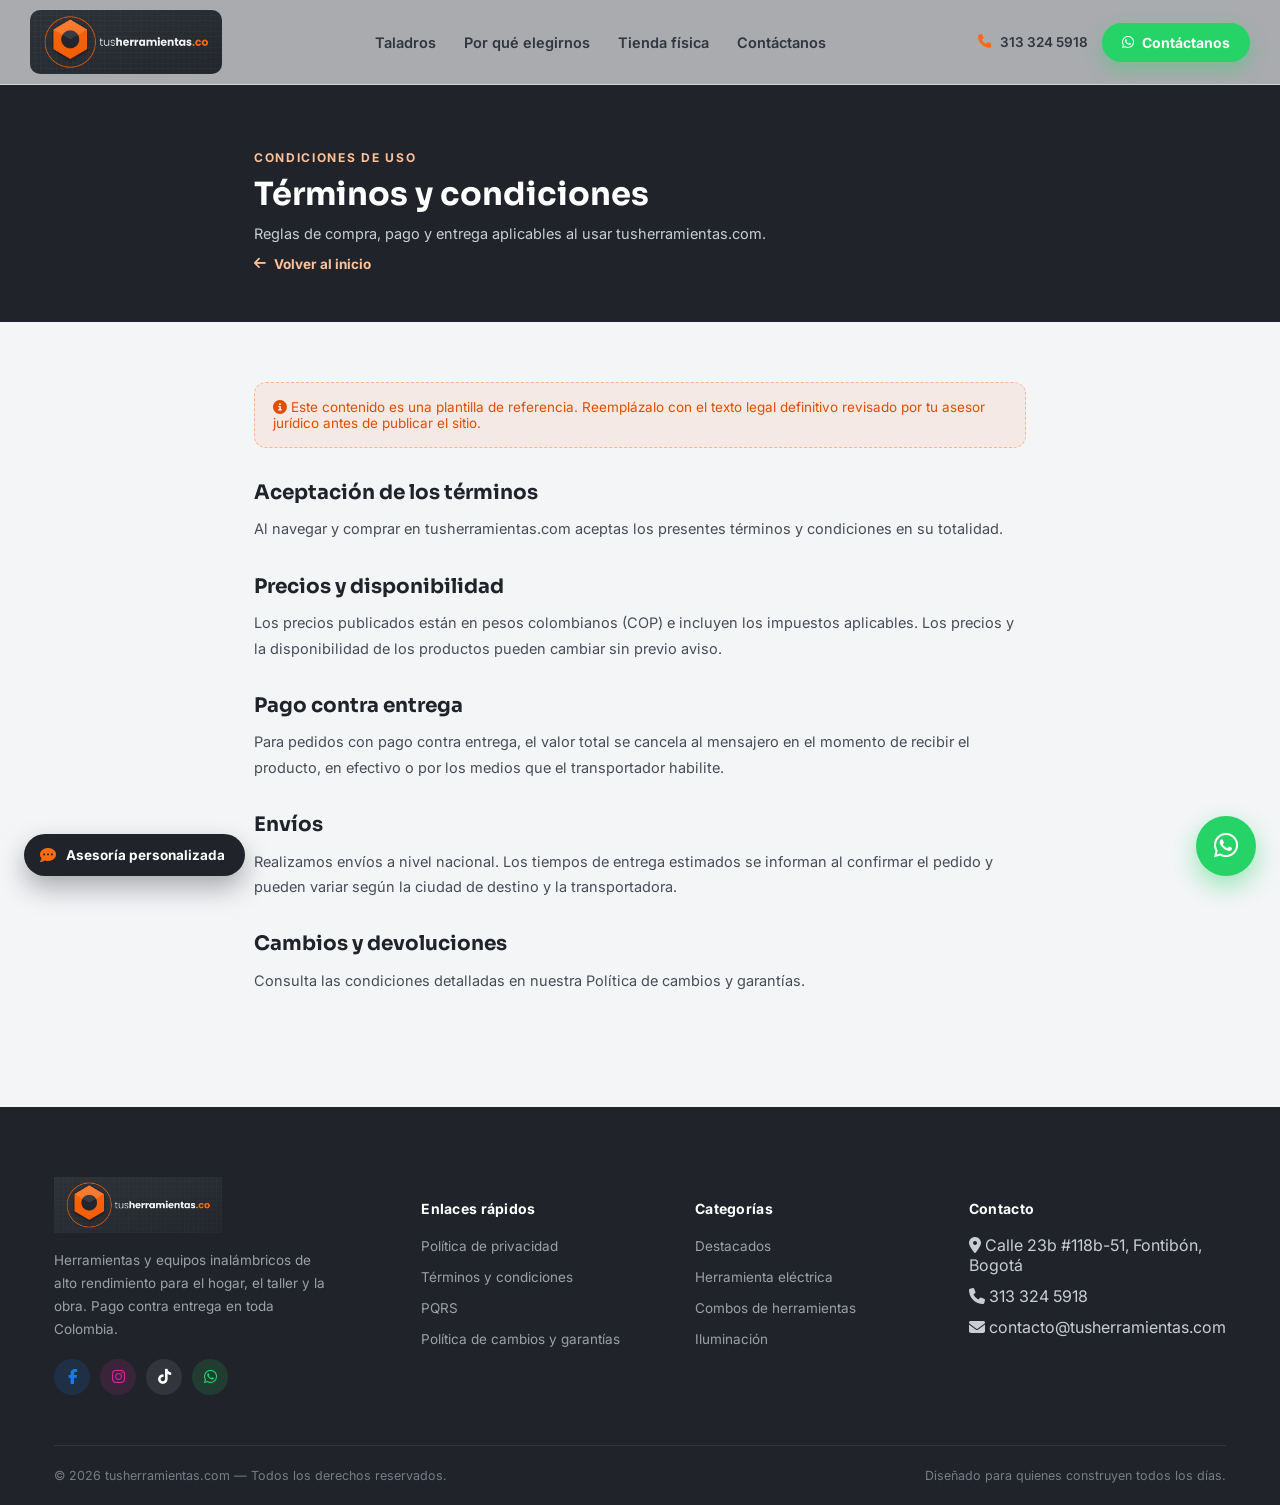
<file: terminos-y-condiciones.html>
<!DOCTYPE html>
<html lang="es">
<head>
<meta charset="UTF-8">
<meta name="viewport" content="width=device-width, initial-scale=1.0">
<title>Términos y condiciones | tusherramientas.com</title>
<meta name="description" content="Términos y condiciones de tusherramientas.com.">
<link rel="preconnect" href="https://fonts.googleapis.com">
<link rel="preconnect" href="https://fonts.gstatic.com" crossorigin>
<link href="https://fonts.googleapis.com/css2?family=Sora:wght@400;600;700;800&family=Inter:wght@400;500;600;700&display=swap" rel="stylesheet">
<link rel="stylesheet" href="https://cdnjs.cloudflare.com/ajax/libs/font-awesome/6.5.1/css/all.min.css">
<link rel="icon" type="image/png" href="favicon.png">
<link rel="stylesheet" href="styles.css">
</head>
<body>

<header class="site-header" id="siteHeader">
  <div class="wrap header-inner">
    <a href="index.html" class="brand">
      <img src="logo.png" alt="tusherramientas.com">
    </a>
    <nav class="main-nav">
      <a href="index.html#productos">Taladros</a>
      <a href="index.html#por-que">Por qué elegirnos</a>
      <a href="index.html#tienda">Tienda física</a>
      <a href="index.html#contacto">Contáctanos</a>
    </nav>
    <div class="header-actions">
      <span class="header-phone"><i class="fa-solid fa-phone"></i> 313 324 5918</span>
      <a href="https://wa.me/573133245918?text=Hola%2C%20quiero%20asesor%C3%ADa%20sobre%20taladros%20inal%C3%A1mbricos" target="_blank" class="btn btn-whatsapp">
        <i class="fa-brands fa-whatsapp"></i> Contáctanos
      </a>
      <button class="hamburger" id="hamburgerBtn"><i class="fa-solid fa-bars"></i></button>
    </div>
  </div>
</header>

<div id="top"></div>

<section class="legal-hero">
  <div class="wrap">
    <div class="eyebrow">Condiciones de uso</div>
    <h1>Términos y condiciones</h1>
    <p>Reglas de compra, pago y entrega aplicables al usar tusherramientas.com.</p>
    <a href="index.html" class="back-home"><i class="fa-solid fa-arrow-left"></i> Volver al inicio</a>
  </div>
</section>

<div class="legal-body">
  <div class="legal-note">
    <i class="fa-solid fa-circle-info"></i>
    Este contenido es una plantilla de referencia. Reemplázalo con el texto legal definitivo revisado por tu asesor jurídico antes de publicar el sitio.
  </div>
      <h2>Aceptación de los términos</h2>
      <p>Al navegar y comprar en tusherramientas.com aceptas los presentes términos y condiciones en su totalidad.</p>
      <h2>Precios y disponibilidad</h2>
      <p>Los precios publicados están en pesos colombianos (COP) e incluyen los impuestos aplicables. Los precios y la disponibilidad de los productos pueden cambiar sin previo aviso.</p>
      <h2>Pago contra entrega</h2>
      <p>Para pedidos con pago contra entrega, el valor total se cancela al mensajero en el momento de recibir el producto, en efectivo o por los medios que el transportador habilite.</p>
      <h2>Envíos</h2>
      <p>Realizamos envíos a nivel nacional. Los tiempos de entrega estimados se informan al confirmar el pedido y pueden variar según la ciudad de destino y la transportadora.</p>
      <h2>Cambios y devoluciones</h2>
      <p>Consulta las condiciones detalladas en nuestra Política de cambios y garantías.</p>
</div>

<footer id="contacto">
  <div class="wrap">
    <div class="footer-grid">
      <div class="footer-brand">
        <img src="logo.png" alt="tusherramientas.com">
        <p>Herramientas y equipos inalámbricos de alto rendimiento para el hogar, el taller y la obra. Pago contra entrega en toda Colombia.</p>
        <div class="footer-social">
          <a href="#" aria-label="Facebook" class="social-fb"><i class="fa-brands fa-facebook-f"></i></a>
          <a href="#" aria-label="Instagram" class="social-ig"><i class="fa-brands fa-instagram"></i></a>
          <a href="https://www.tiktok.com" target="_blank" aria-label="TikTok" class="social-tt"><i class="fa-brands fa-tiktok"></i></a>
          <a href="https://wa.me/573133245918" target="_blank" aria-label="WhatsApp" class="social-wa"><i class="fa-brands fa-whatsapp"></i></a>
        </div>
      </div>
      <div>
        <h5>Enlaces rápidos</h5>
        <ul>
          <li><a href="politica-de-privacidad.html">Política de privacidad</a></li>
          <li><a href="terminos-y-condiciones.html">Términos y condiciones</a></li>
          <li><a href="pqrs.html">PQRS</a></li>
          <li><a href="politica-de-cambios-y-garantias.html">Política de cambios y garantías</a></li>
        </ul>
      </div>
      <div>
        <h5>Categorías</h5>
        <ul>
          <li><a href="index.html#productos">Destacados</a></li>
          <li><a href="#">Herramienta eléctrica</a></li>
          <li><a href="#">Combos de herramientas</a></li>
          <li><a href="#">Iluminación</a></li>
        </ul>
      </div>
      <div>
        <h5>Contacto</h5>
        <ul>
          <li><i class="fa-solid fa-location-dot"></i> Calle 23b #118b-51, Fontibón, Bogotá</li>
          <li><i class="fa-solid fa-phone"></i> 313 324 5918</li>
          <li><i class="fa-solid fa-envelope"></i> contacto@tusherramientas.com</li>
        </ul>
      </div>
    </div>
    <div class="footer-bottom">
      <span>© 2026 tusherramientas.com — Todos los derechos reservados.</span>
      <span>Diseñado para quienes construyen todos los días.</span>
    </div>
  </div>
</footer>

<a href="https://wa.me/573133245918?text=Hola%2C%20quiero%20informaci%C3%B3n%20sobre%20sus%20herramientas" target="_blank" class="float-whatsapp" aria-label="Escríbenos por WhatsApp">
  <i class="fa-brands fa-whatsapp"></i>
</a>
<a href="https://wa.me/573133245918?text=Hola%2C%20quiero%20asesor%C3%ADa%20personalizada" target="_blank" class="float-advice">
  <i class="fa-solid fa-comment-dots"></i> Asesoría personalizada
</a>

<script src="script.js"></script>
</body>
</html>
</file>
<file: styles.css>
:root{
    --naranja:#FF6A13;
    --naranja-dark:#E24E00;
    --naranja-light:#FFC199;
    --antracita:#20242A;
    --antracita-2:#31363E;
    --antracita-3:#474D57;
    --gris-suave:#F4F5F7;
    --gris-linea:#E5E7EB;
    --blanco:#FFFFFF;
    --whatsapp:#25D366;
    --font-display:'Sora', sans-serif;
    --font-body:'Inter', sans-serif;
    --radius:14px;
    --shadow-soft: 0 10px 30px rgba(32,36,42,0.08);
    --shadow-card: 0 14px 34px rgba(32,36,42,0.12);
  }
  *{box-sizing:border-box;}
  html{scroll-behavior:smooth;}
  body{
    margin:0;
    font-family:var(--font-body);
    color:var(--antracita);
    background:var(--gris-suave);
    -webkit-font-smoothing:antialiased;
  }
  h1,h2,h3,h4{font-family:var(--font-display); margin:0; line-height:1.12;}
  p{margin:0;}
  a{color:inherit; text-decoration:none;}
  img{max-width:100%; display:block;}
  ul{margin:0; padding:0; list-style:none;}
  button{font-family:inherit; cursor:pointer;}
  .wrap{max-width:1220px; margin:0 auto; padding:0 24px;}
  .eyebrow{
    text-transform:uppercase; letter-spacing:.14em; font-size:12px; font-weight:700;
    color:var(--naranja-dark);
  }

  /* ---------- HEADER (vidrio, siempre fijo) ---------- */
  header.site-header{
    position:fixed; top:0; left:0; right:0; z-index:1000;
    background:rgba(255,255,255,0.62);
    backdrop-filter:blur(18px) saturate(160%);
    -webkit-backdrop-filter:blur(18px) saturate(160%);
    border-bottom:1px solid rgba(255,255,255,0.5);
    box-shadow:0 1px 0 rgba(32,36,42,0.04);
    transition:padding .25s ease, box-shadow .25s ease, background .25s ease;
  }
  header.site-header.scrolled{
    background:rgba(255,255,255,0.82);
    box-shadow:0 8px 24px rgba(32,36,42,0.10);
  }
  .header-inner{
    display:flex; align-items:center; justify-content:space-between;
    padding:10px 0; gap:20px;
  }
  .brand{display:flex; align-items:center; gap:10px;}
  .brand img{height:64px; width:auto; border-radius:10px;}
  nav.main-nav{display:flex; gap:28px;}
  nav.main-nav a{
    font-size:14.5px; font-weight:600; color:var(--antracita-2);
    position:relative; padding:6px 0;
  }
  nav.main-nav a::after{
    content:""; position:absolute; left:0; bottom:0; width:0; height:2px;
    background:var(--naranja); transition:width .2s ease;
  }
  nav.main-nav a:hover::after{width:100%;}
  nav.main-nav a:hover{color:var(--naranja-dark);}
  .header-actions{display:flex; align-items:center; gap:14px;}
  .header-phone{
    display:flex; align-items:center; gap:8px; font-size:13.5px; font-weight:600;
    color:var(--antracita-2);
  }
  .header-phone i{color:var(--naranja);}
  .btn{
    display:inline-flex; align-items:center; gap:8px;
    padding:11px 20px; border-radius:999px; font-weight:700; font-size:14px;
    border:none; transition:transform .15s ease, box-shadow .15s ease, background .15s ease;
    white-space:nowrap;
  }
  .btn:active{transform:scale(.97);}
  .btn-naranja{background:var(--naranja); color:#fff; box-shadow:0 8px 18px rgba(255,106,19,.35);}
  .btn-naranja:hover{background:var(--naranja-dark); box-shadow:0 10px 22px rgba(226,78,0,.4);}
  .btn-oscuro{background:var(--antracita); color:#fff;}
  .btn-oscuro:hover{background:var(--antracita-2);}
  .btn-ghost{background:transparent; color:var(--antracita); border:1.5px solid var(--gris-linea);}
  .btn-ghost:hover{border-color:var(--naranja); color:var(--naranja-dark);}
  .btn-whatsapp{background:var(--whatsapp); color:#fff; box-shadow:0 8px 18px rgba(37,211,102,.35);}
  .btn-whatsapp:hover{background:#1fbd59;}
  .hamburger{display:none; background:none; border:none; font-size:22px; color:var(--antracita);}

  /* ---------- HERO ---------- */
  .hero{
    position:relative; overflow:hidden;
    background:radial-gradient(circle at 82% 18%, #3a4048 0%, var(--antracita) 55%);
    padding:168px 0 96px;
    color:#fff;
  }
  .hero::before{
    content:""; position:absolute; inset:0;
    background-image:
      linear-gradient(rgba(255,255,255,.045) 1px, transparent 1px),
      linear-gradient(90deg, rgba(255,255,255,.045) 1px, transparent 1px);
    background-size:46px 46px;
    mask-image:radial-gradient(circle at 70% 30%, black, transparent 70%);
  }
  .hero-arrow{
    position:absolute; right:-40px; top:60px; width:420px; opacity:.16;
    transform:rotate(-8deg);
  }
  .hero-grid{
    position:relative; display:grid; grid-template-columns:1.05fr .95fr; gap:50px; align-items:center;
  }
  .hero-eyebrow{color:var(--naranja-light); }
  .hero h1{
    font-size:52px; font-weight:800; margin-top:16px; letter-spacing:-.01em;
  }
  .hero h1 span{color:var(--naranja);}
  .hero p.lead{
    margin-top:20px; font-size:17px; color:#C9CDD4; max-width:480px; line-height:1.6;
  }
  .hero-ctas{display:flex; gap:14px; margin-top:34px; flex-wrap:wrap;}
  .hero-badges{display:flex; gap:26px; margin-top:46px; flex-wrap:wrap;}
  .hero-badge{display:flex; align-items:center; gap:10px; font-size:13px; color:#C9CDD4; font-weight:600;}
  .hero-badge i{color:var(--naranja); font-size:17px;}
  .hero-visual{
    position:relative; background:linear-gradient(155deg, var(--antracita-2), var(--antracita));
    border-radius:24px; padding:34px; border:1px solid rgba(255,255,255,.08);
    box-shadow:var(--shadow-card);
  }
  .hero-visual .tag{
    position:absolute; top:22px; left:22px; background:var(--naranja); color:#fff;
    font-size:12px; font-weight:800; padding:6px 12px; border-radius:999px; letter-spacing:.03em;
  }

  /* ---------- CATEGORY STRIP ---------- */
  .cat-strip{
    background:#fff; border-bottom:1px solid var(--gris-linea);
    padding:20px 0; position:relative;
  }
  .cat-scroll{display:flex; gap:12px; overflow-x:auto; scrollbar-width:none;}
  .cat-scroll::-webkit-scrollbar{display:none;}
  .cat-chip{
    flex:0 0 auto; padding:9px 18px; border-radius:999px; background:var(--gris-suave);
    font-size:13.5px; font-weight:600; color:var(--antracita-2); border:1px solid transparent;
    transition:.15s ease;
  }
  .cat-chip:hover, .cat-chip.active{background:rgba(255,106,19,.1); color:var(--naranja-dark); border-color:rgba(255,106,19,.35);}

  /* ---------- SECTION HEADS ---------- */
  section{padding:88px 0;}
  .section-head{max-width:640px; margin:0 auto 48px; text-align:center;}
  .section-head h2{font-size:34px; margin-top:12px;}
  .section-head p{margin-top:14px; color:var(--antracita-3); font-size:15.5px; line-height:1.6;}

  /* ---------- PRODUCT GRID ---------- */
  .product-grid{
    display:grid; grid-template-columns:repeat(4, 1fr); gap:26px;
  }
  .product-card{
    background:#fff; border-radius:var(--radius); overflow:hidden; border:1px solid var(--gris-linea);
    box-shadow:var(--shadow-soft); transition:transform .25s ease, box-shadow .25s ease;
    display:flex; flex-direction:column;
  }
  .product-card:hover{transform:translateY(-6px); box-shadow:var(--shadow-card);}
  .product-media{
    position:relative; aspect-ratio:1/1; overflow:hidden; cursor:pointer;
    background:linear-gradient(155deg,#EFF1F4,#E3E6EA);
  }
  .product-media .badge{
    position:absolute; top:12px; left:12px; background:var(--naranja); color:#fff;
    font-size:11px; font-weight:800; padding:5px 10px; border-radius:999px; z-index:2; letter-spacing:.03em;
  }
  .product-media img{
    width:100%; height:100%; object-fit:cover; position:absolute; inset:0;
    transform:scale(1); transition:transform .5s ease;
  }
  .product-media:hover img{transform:scale(1.08);}
  .product-media .zoom-hint{
    position:absolute; bottom:10px; right:10px; width:32px; height:32px; border-radius:50%;
    background:rgba(32,36,42,.55); color:#fff; display:flex; align-items:center; justify-content:center;
    opacity:0; transform:scale(.7); transition:.2s ease; font-size:13px;
  }
  .product-media:hover .zoom-hint{opacity:1; transform:scale(1);}
  .product-body{padding:18px 18px 20px; display:flex; flex-direction:column; gap:10px; flex:1;}
  .product-body h3{font-size:15.5px; font-weight:700; line-height:1.35; min-height:42px;}
  .price-row{display:flex; align-items:baseline; gap:8px; flex-wrap:wrap;}
  .price-old{font-size:12.5px; color:#9AA0AA; text-decoration:line-through;}
  .price-new{font-size:19px; font-weight:800; color:var(--naranja-dark);}
  .product-cta{
    margin-top:auto; display:flex; gap:8px;
  }
  .product-cta .btn{flex:1; justify-content:center; padding:10px 14px; font-size:13px;}

  /* ---------- WHY US ---------- */
  .why-grid{
    display:grid; grid-template-columns:repeat(4,1fr); gap:24px;
  }
  .why-card{
    background:#fff; border-radius:var(--radius); padding:28px 22px; border:1px solid var(--gris-linea);
    text-align:left;
  }
  .why-card i{
    width:46px; height:46px; border-radius:12px; background:rgba(255,106,19,.1); color:var(--naranja-dark);
    display:flex; align-items:center; justify-content:center; font-size:19px; margin-bottom:16px;
  }
  .why-card h4{font-size:16px; margin-bottom:8px;}
  .why-card p{font-size:13.5px; color:var(--antracita-3); line-height:1.55;}

  /* ---------- ADVICE BANNER ---------- */
  .advice-banner{
    background:var(--antracita); color:#fff; border-radius:24px; padding:52px 56px;
    display:flex; align-items:center; justify-content:space-between; gap:30px; flex-wrap:wrap;
    position:relative; overflow:hidden;
  }
  .advice-banner::after{
    content:""; position:absolute; right:-60px; bottom:-60px; width:220px; height:220px;
    background:var(--naranja); border-radius:50%; opacity:.18; filter:blur(10px);
  }
  .advice-banner h3{font-size:26px; max-width:460px; position:relative;}
  .advice-banner p{color:#C9CDD4; margin-top:10px; max-width:460px; font-size:14.5px; position:relative;}
  .advice-banner .btn{position:relative;}

  /* ---------- STORE / MAP ---------- */
  .store-section{background:#fff;}
  .store-grid{
    display:grid; grid-template-columns:.9fr 1.1fr; gap:44px; align-items:stretch;
  }
  .store-info{
    background:var(--gris-suave); border-radius:var(--radius); padding:36px; display:flex; flex-direction:column; gap:18px;
  }
  .store-info .row{display:flex; gap:14px; align-items:flex-start;}
  .store-info .row i{
    width:38px; height:38px; border-radius:10px; background:rgba(255,106,19,.12); color:var(--naranja-dark);
    display:flex; align-items:center; justify-content:center; font-size:15px; flex:0 0 auto;
  }
  .store-info .row h4{font-size:14.5px; margin-bottom:4px;}
  .store-info .row p{font-size:13.5px; color:var(--antracita-3); line-height:1.5;}
  .map-frame{
    border-radius:var(--radius); overflow:hidden; border:1px solid var(--gris-linea); min-height:340px;
  }
  .map-frame iframe{width:100%; height:100%; min-height:340px; border:0;}

  /* ---------- FOOTER ---------- */
  footer{background:var(--antracita); color:#C9CDD4; padding:70px 0 0;}
  .footer-grid{
    display:grid; grid-template-columns:1.4fr 1fr 1fr 1.1fr; gap:40px; padding-bottom:50px;
    border-bottom:1px solid rgba(255,255,255,.08);
  }
  .footer-brand img{height:56px; margin-bottom:16px;}
  .footer-brand p{font-size:13.5px; line-height:1.7; color:#9BA1AB; max-width:280px;}
  .footer-social{display:flex; gap:10px; margin-top:18px;}
  .footer-social a{
    width:36px; height:36px; border-radius:50%; display:flex;
    align-items:center; justify-content:center; transition:.2s ease; font-size:15px;
  }
  .footer-social a:hover{transform:translateY(-3px); color:#fff;}
  /* colores corporativos de cada red social */
  .social-fb{background:rgba(24,119,242,.14); color:#1877F2;}
  .social-fb:hover{background:#1877F2; box-shadow:0 8px 18px rgba(24,119,242,.45);}
  .social-ig{background:rgba(214,36,159,.14); color:#d6249f;}
  .social-ig:hover{
    background:radial-gradient(circle at 30% 107%, #fdf497 0%, #fdf497 5%, #fd5949 45%, #d6249f 60%, #285AEB 90%);
    box-shadow:0 8px 18px rgba(214,36,159,.4);
  }
  .social-tt{background:rgba(255,255,255,.08); color:#fff;}
  .social-tt:hover{background:#000; box-shadow:0 0 0 2px #25F4EE, 0 0 0 4px #FE2C55;}
  .social-wa{background:rgba(37,211,102,.14); color:#25D366;}
  .social-wa:hover{background:#25D366; box-shadow:0 8px 18px rgba(37,211,102,.45);}
  footer h5{color:#fff; font-size:14px; font-weight:700; margin-bottom:18px; letter-spacing:.02em;}
  footer ul li{margin-bottom:11px;}
  footer ul li a{font-size:13.5px; color:#9BA1AB; transition:.15s ease;}
  footer ul li a:hover{color:var(--naranja-light);}
  .footer-bottom{
    display:flex; justify-content:space-between; align-items:center; padding:22px 0; font-size:12.5px;
    color:#767C87; flex-wrap:wrap; gap:10px;
  }
  .footer-bottom a{color:#9BA1AB;}

  /* ---------- FLOATING BUTTONS ---------- */
  .float-whatsapp{
    position:fixed; right:24px; bottom:24px; z-index:900;
    width:60px; height:60px; border-radius:50%; background:var(--whatsapp); color:#fff;
    display:flex; align-items:center; justify-content:center; font-size:28px;
    box-shadow:0 10px 26px rgba(37,211,102,.45);
    animation:pulse-wsp 1.8s ease-in-out infinite;
  }
  .float-whatsapp:hover{animation-play-state:paused; transform:scale(1.1);}
  @keyframes pulse-wsp{
    0%{transform:scale(1); box-shadow:0 10px 26px rgba(37,211,102,.45), 0 0 0 0 rgba(37,211,102,.55);}
    50%{transform:scale(1.08); box-shadow:0 10px 26px rgba(37,211,102,.45), 0 0 0 14px rgba(37,211,102,0);}
    100%{transform:scale(1); box-shadow:0 10px 26px rgba(37,211,102,.45), 0 0 0 0 rgba(37,211,102,0);}
  }
  .float-advice{
    position:fixed; left:24px; bottom:24px; z-index:900;
    display:flex; align-items:center; gap:10px; background:var(--antracita); color:#fff;
    padding:13px 20px 13px 16px; border-radius:999px; font-size:13.5px; font-weight:700;
    box-shadow:0 12px 26px rgba(32,36,42,.35);
    animation:pulse-advice 1.8s ease-in-out infinite;
    transform-origin:center bottom;
  }
  .float-advice i{color:var(--naranja); font-size:16px;}
  .float-advice:hover{background:var(--antracita-2); animation-play-state:paused; transform:translateY(-9px) scale(1.05);}
  @keyframes pulse-advice{
    0%{transform:translateY(0) scale(1); box-shadow:0 12px 26px rgba(32,36,42,.35), 0 0 0 0 rgba(255,106,19,.6);}
    50%{transform:translateY(-8px) scale(1.05); box-shadow:0 12px 26px rgba(32,36,42,.35), 0 0 0 14px rgba(255,106,19,0);}
    100%{transform:translateY(0) scale(1); box-shadow:0 12px 26px rgba(32,36,42,.35), 0 0 0 0 rgba(255,106,19,0);}
  }

  /* ---------- MODAL ---------- */
  .modal-overlay{
    position:fixed; inset:0; background:rgba(20,22,26,.78); backdrop-filter:blur(4px);
    display:none; align-items:center; justify-content:center; z-index:2000; padding:24px;
  }
  .modal-overlay.open{display:flex;}
  .modal-box{
    background:#fff; border-radius:20px; max-width:840px; width:100%; overflow:hidden;
    display:grid; grid-template-columns:1fr 1fr; max-height:86vh;
  }
  .modal-media{
    background:linear-gradient(155deg,#EFF1F4,#E3E6EA); display:flex; align-items:center; justify-content:center; padding:14px;
  }
  .modal-media img{width:100%; height:100%; object-fit:cover; border-radius:14px;}
  .modal-info{padding:36px 34px; display:flex; flex-direction:column; overflow-y:auto;}
  .modal-info .badge-inline{
    align-self:flex-start; background:rgba(255,106,19,.12); color:var(--naranja-dark); font-size:11.5px;
    font-weight:800; padding:5px 12px; border-radius:999px; margin-bottom:14px;
  }
  .modal-info h3{font-size:22px; margin-bottom:12px;}
  .modal-info .price-new{font-size:26px;}
  .modal-info p.desc{font-size:14px; color:var(--antracita-3); line-height:1.65; margin:16px 0 22px;}
  .modal-close{
    position:absolute; top:16px; right:16px; width:38px; height:38px; border-radius:50%; border:none;
    background:rgba(255,255,255,.9); color:var(--antracita); font-size:16px;
  }
  .modal-info .btn{width:100%; justify-content:center; margin-top:6px;}

  /* ---------- REVEAL ---------- */
  .reveal{opacity:0; transform:translateY(24px); transition:opacity .6s ease, transform .6s ease;}
  .reveal.in{opacity:1; transform:translateY(0);}

  @media (prefers-reduced-motion: reduce){
    *{animation:none !important; transition:none !important;}
    .float-whatsapp{animation:pulse-wsp 1.8s ease-in-out infinite !important;}
    .float-advice{animation:pulse-advice 1.8s ease-in-out infinite !important;}
  }

  /* ---------- RESPONSIVE ---------- */
  @media (max-width: 980px){
    nav.main-nav{display:none;}
    .header-phone{display:none;}
    .hamburger{display:block;}
    .hero-grid{grid-template-columns:1fr;}
    .hero h1{font-size:38px;}
    .product-grid{grid-template-columns:repeat(2,1fr);}
    .why-grid{grid-template-columns:repeat(2,1fr);}
    .store-grid{grid-template-columns:1fr;}
    .footer-grid{grid-template-columns:1fr 1fr;}
    .modal-box{grid-template-columns:1fr;}
    .modal-media{padding:26px;}
  }
  @media (max-width: 560px){
    .product-grid{grid-template-columns:1fr 1fr;}
    .footer-grid{grid-template-columns:1fr;}
    .hero{padding-top:150px;}
    section{padding:60px 0;}
    .advice-banner{padding:36px 26px;}
  }

  /* ---------- LEGAL / CONTENT PAGES ---------- */
  .legal-hero{
    background:var(--antracita); color:#fff; padding:150px 0 50px;
  }
  .legal-hero .wrap{max-width:820px;}
  .legal-hero .eyebrow{color:var(--naranja-light);}
  .legal-hero h1{font-size:32px; margin-top:12px;}
  .legal-hero p{color:#C9CDD4; margin-top:12px; font-size:14.5px;}
  .legal-body{max-width:820px; margin:0 auto; padding:60px 24px 100px;}
  .legal-body h2{font-size:20px; margin:34px 0 12px;}
  .legal-body h2:first-child{margin-top:0;}
  .legal-body p{font-size:14.5px; line-height:1.75; color:var(--antracita-3); margin-bottom:14px;}
  .legal-body ul{margin:0 0 14px 20px; list-style:disc;}
  .legal-body li{font-size:14.5px; line-height:1.75; color:var(--antracita-3); margin-bottom:6px;}
  .legal-note{
    background:rgba(255,106,19,.08); border:1px dashed rgba(255,106,19,.4); border-radius:12px;
    padding:16px 18px; font-size:13.5px; color:var(--naranja-dark); margin-bottom:30px;
  }
  .back-home{display:inline-flex; align-items:center; gap:8px; font-size:13.5px; font-weight:700; color:var(--naranja-light); margin-top:14px;}
</file>
